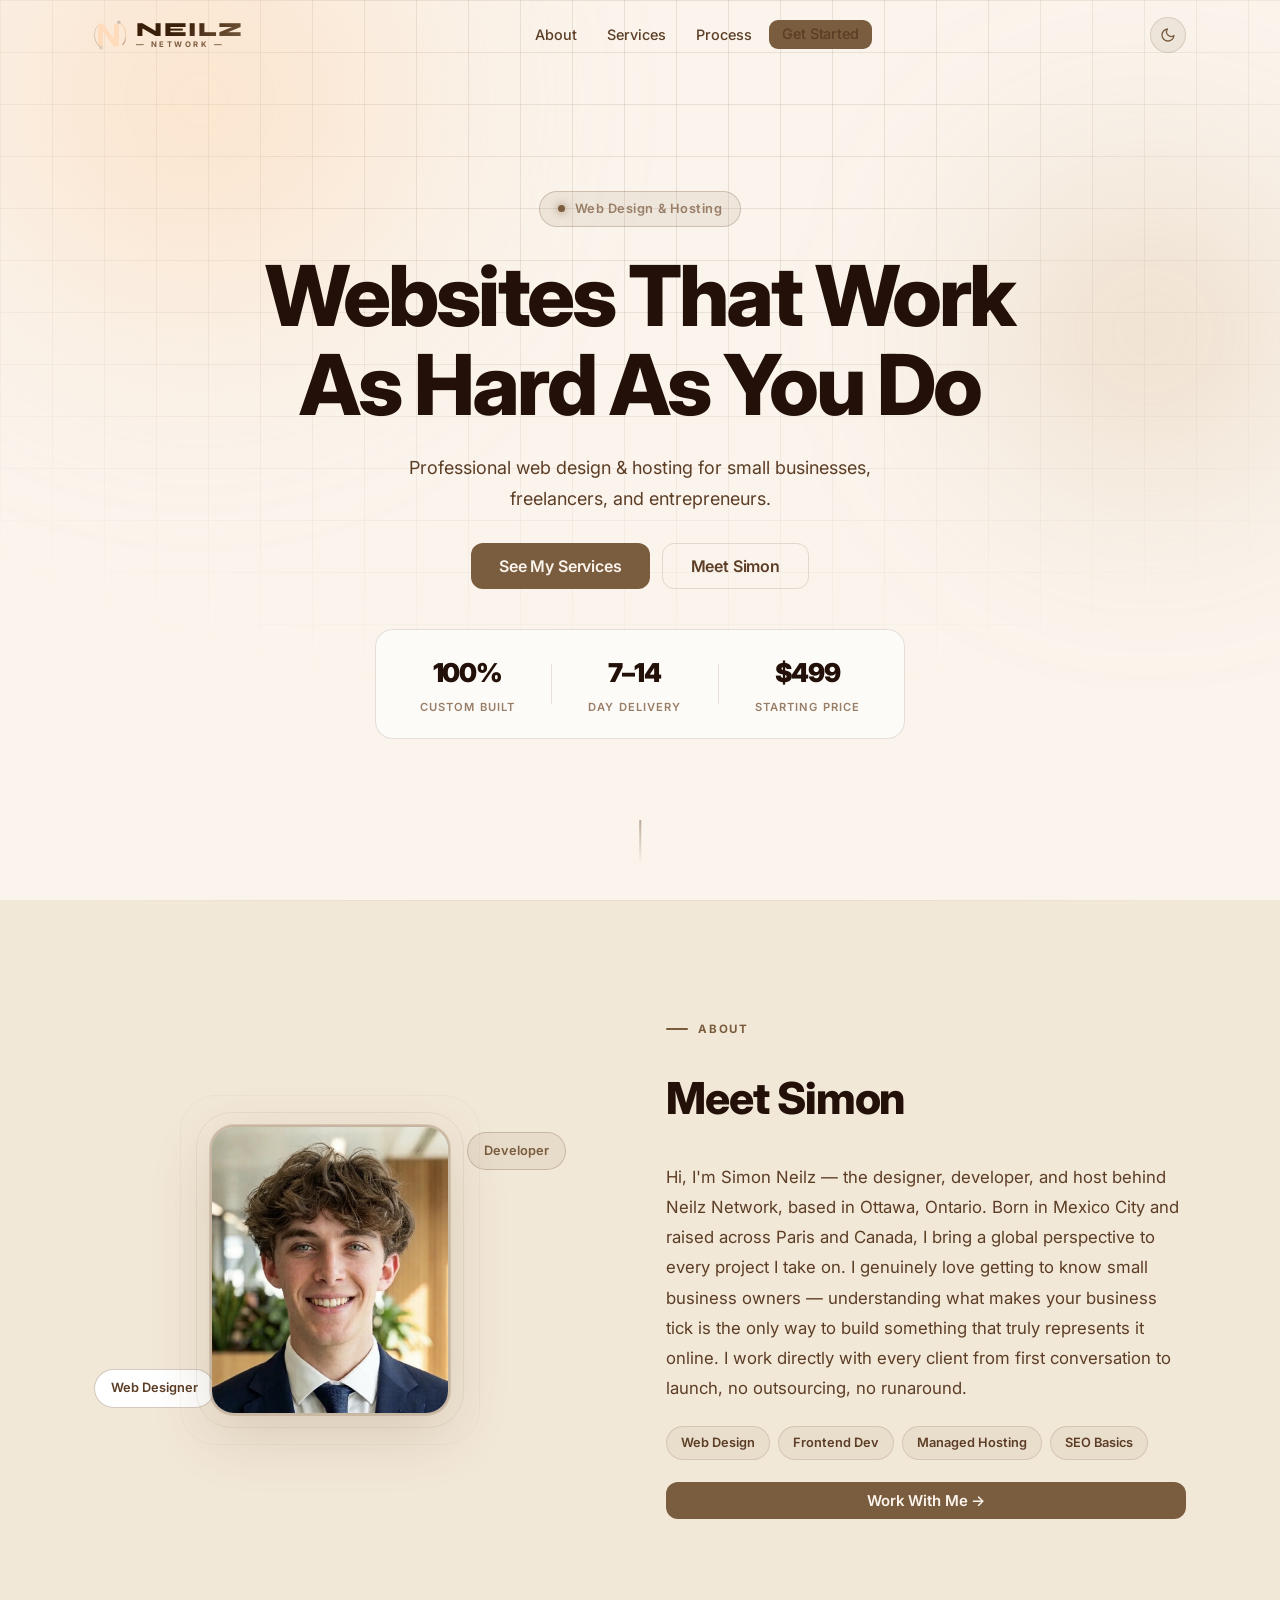
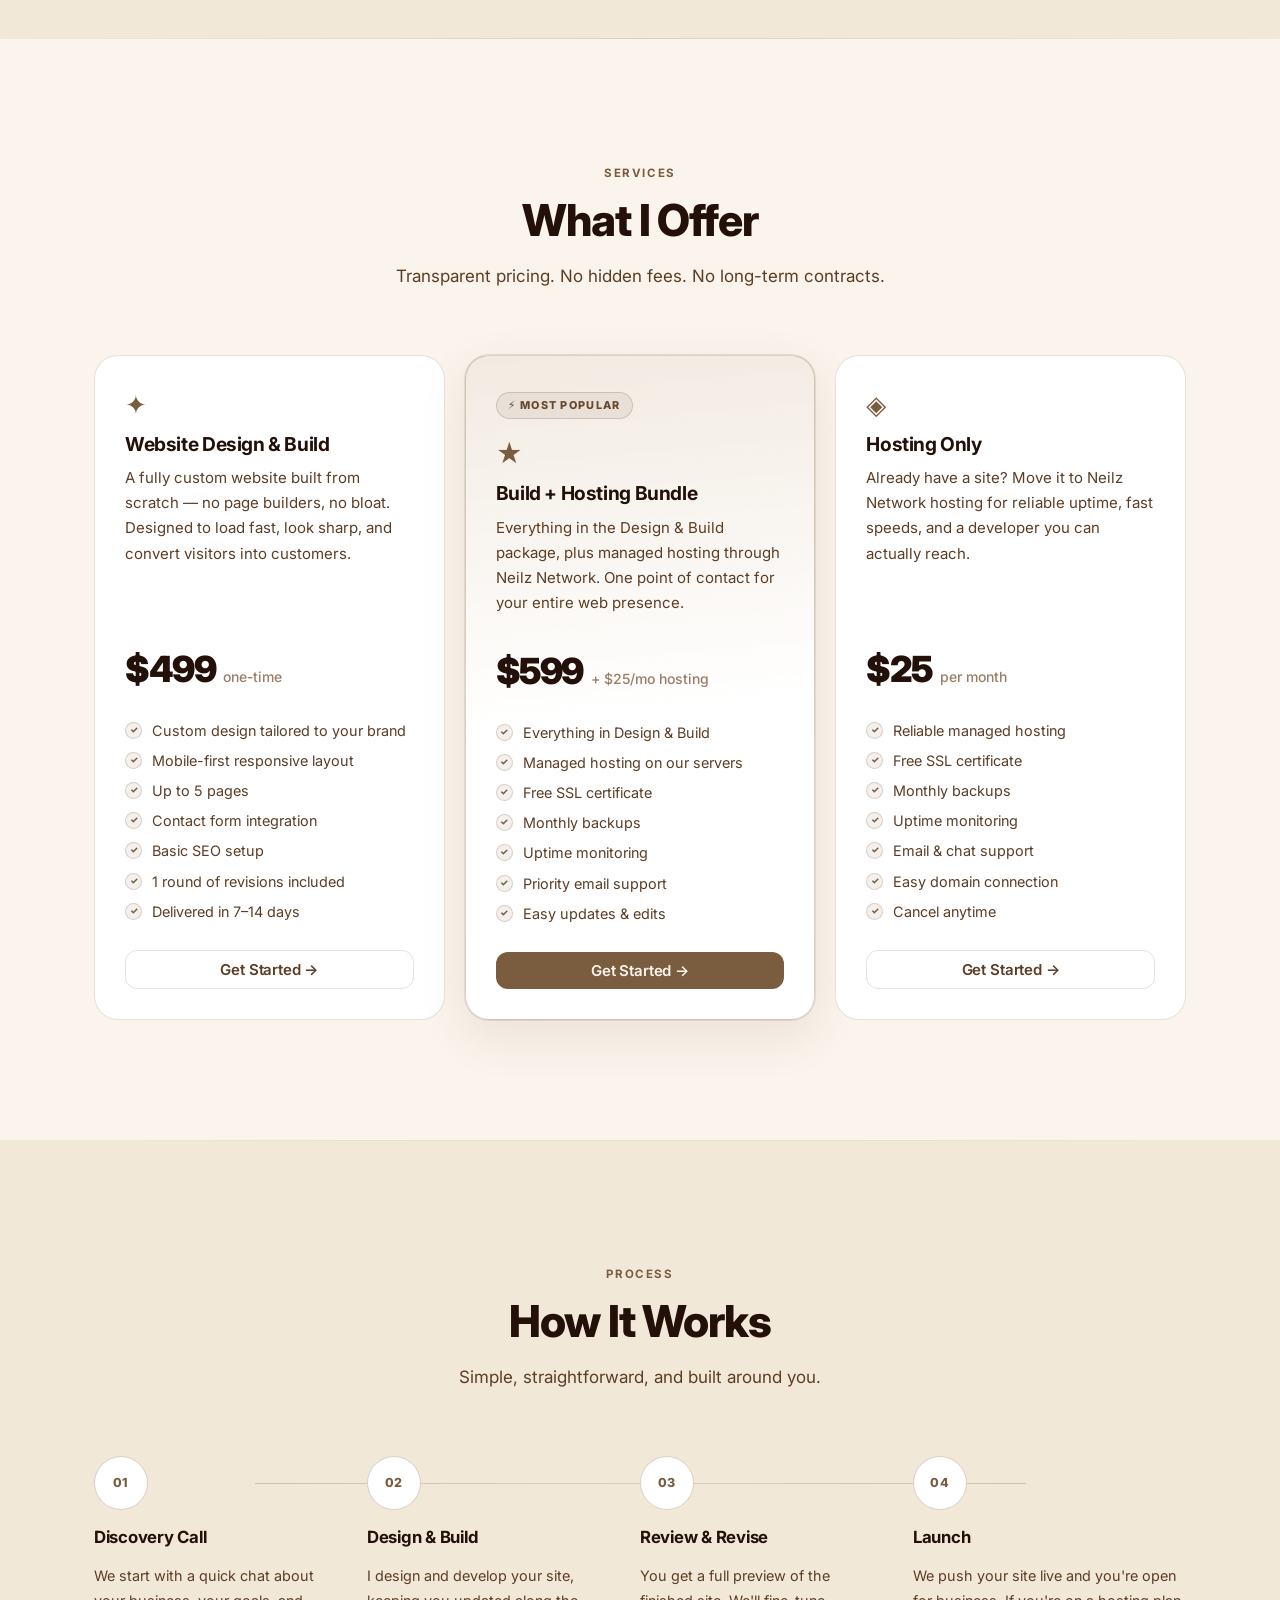
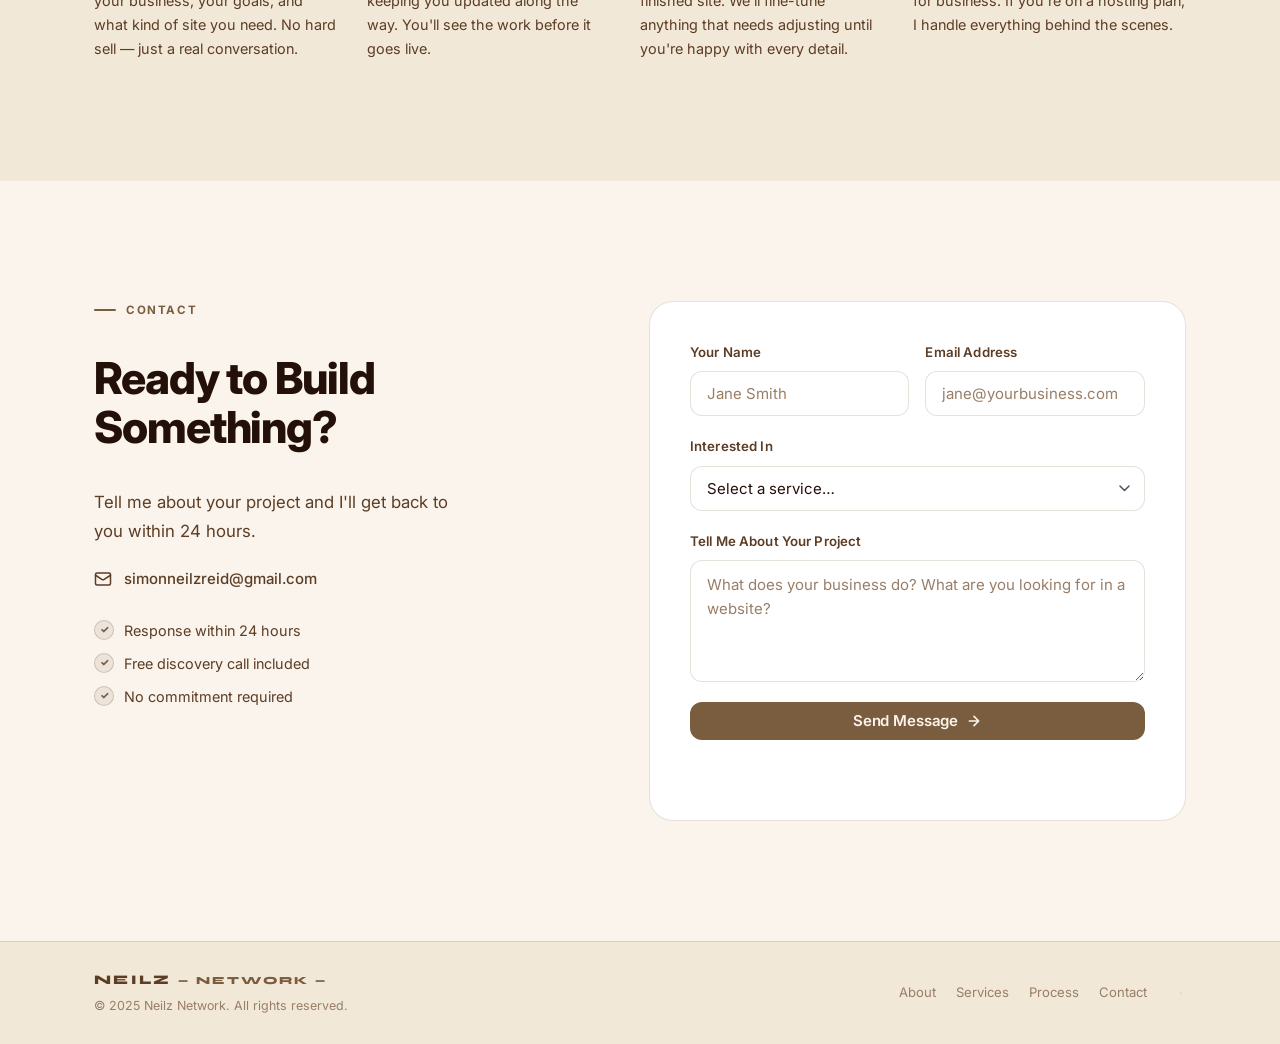
<file: index.html>
<!DOCTYPE html>
<html lang="en">
<head>
  <meta charset="UTF-8">
  <meta name="viewport" content="width=device-width, initial-scale=1.0">
  <title>Neilz Network — Professional Web Design &amp; Hosting</title>
  <meta name="description" content="Professional web design and hosting for small businesses, freelancers, and entrepreneurs. Sites that work as hard as you do.">
  <link rel="preconnect" href="https://fonts.googleapis.com">
  <link rel="preconnect" href="https://fonts.gstatic.com" crossorigin>
  <link href="https://fonts.googleapis.com/css2?family=Inter:wght@400;500;600;700;800;900&family=Syne:wght@700;800&display=swap" rel="stylesheet">
  <link rel="stylesheet" href="css/style.css">
</head>
<body>

  <!-- ── NAV ── -->
  <nav class="nav" id="nav">
    <div class="container nav__inner">
      <a href="#" class="nav__logo">
        <svg class="logo-icon" viewBox="0 0 80 80" fill="none" xmlns="http://www.w3.org/2000/svg" aria-hidden="true">
          <defs>
            <linearGradient id="arcG" x1="65" y1="8" x2="20" y2="72" gradientUnits="userSpaceOnUse">
              <stop offset="0%" stop-color="#FFDBBB"/>
              <stop offset="100%" stop-color="#997E67"/>
            </linearGradient>
          </defs>
          <path d="M10 68 L10 12 L23 12 L50 50 L50 12 L62 12 L62 68 L49 68 L22 30 L22 68 Z" fill="#FFDBBB"/>
          <path d="M62 8 A38 38 0 0 1 72 64" stroke="url(#arcG)" stroke-width="3.5" stroke-linecap="round"/>
          <path d="M8 18 A38 38 0 0 0 18 72" stroke="url(#arcG)" stroke-width="2" stroke-linecap="round" opacity="0.5"/>
          <circle cx="62" cy="8"  r="4.5" fill="#CCBEB1"/>
          <circle cx="18" cy="72" r="3.5" fill="none" stroke="#CCBEB1" stroke-width="2"/>
        </svg>
        <div class="logo-wordmark">
          <span class="logo-text">NEILZ</span>
          <span class="logo-sub">— NETWORK —</span>
        </div>
      </a>
      <ul class="nav__links" id="nav-links">
        <!-- populated by main.js from navLinks JSON -->
        <li><a href="#about">About</a></li>
        <li><a href="#services">Services</a></li>
        <li><a href="#process">Process</a></li>
        <li><a href="#contact" class="btn btn--sm btn--primary">Get Started</a></li>
      </ul>
      <button class="nav__theme-toggle" id="theme-toggle" aria-label="Toggle dark mode">
        <svg class="icon-moon" width="16" height="16" viewBox="0 0 24 24" fill="none" stroke="currentColor" stroke-width="2" stroke-linecap="round" stroke-linejoin="round" aria-hidden="true"><path d="M21 12.79A9 9 0 1 1 11.21 3 7 7 0 0 0 21 12.79z"/></svg>
        <svg class="icon-sun"  width="16" height="16" viewBox="0 0 24 24" fill="none" stroke="currentColor" stroke-width="2" stroke-linecap="round" stroke-linejoin="round" aria-hidden="true"><circle cx="12" cy="12" r="4"/><path d="M12 2v2M12 20v2M4.93 4.93l1.41 1.41M17.66 17.66l1.41 1.41M2 12h2M20 12h2M4.93 19.07l1.41-1.41M17.66 6.34l1.41-1.41"/></svg>
      </button>
      <button class="nav__hamburger" id="hamburger" aria-label="Open menu" aria-expanded="false">
        <span></span><span></span><span></span>
      </button>
    </div>
  </nav>

  <!-- ── HERO ── -->
  <section class="hero" id="hero">
    <div class="hero__bg">
      <div class="hero__grid"></div>
      <div class="hero__orb hero__orb--1"></div>
      <div class="hero__orb hero__orb--2"></div>
    </div>
    <div class="container hero__inner">
      <div class="hero__badge">
        <span class="hero__badge-dot"></span>
        Web Design &amp; Hosting
      </div>
      <h1 class="hero__headline" id="hero-headline">
        Websites That Work<br>As Hard As You Do
      </h1>
      <p class="hero__sub" id="hero-sub">
        Professional web design &amp; hosting for small businesses, freelancers, and entrepreneurs.
      </p>
      <div class="hero__ctas">
        <a href="#services" class="btn btn--primary btn--lg" id="hero-cta">See My Services</a>
        <a href="#about"    class="btn btn--ghost  btn--lg" id="hero-meet-btn">Meet Simon</a>
      </div>
      <div class="hero__stats" id="hero-stats">
        <!-- populated by main.js -->
      </div>
    </div>
    <div class="hero__scroll-indicator" aria-hidden="true"><span></span></div>
  </section>

  <!-- ── ABOUT ── -->
  <section class="about section" id="about">
    <div class="container about__inner">
      <div class="about__visual">
        <div class="about__avatar-wrap">
          <div class="about__avatar">
            <img
              src="assets/simon.jpg"
              alt="Simon Neilz — Neilz Network"
              class="about__photo"
              id="about-photo"
              onerror="this.style.display='none';document.getElementById('about-initials').style.display='flex';"
            >
            <span class="about__initials" id="about-initials" style="display:none;">SN</span>
          </div>
          <div class="about__avatar-ring about__avatar-ring--1"></div>
          <div class="about__avatar-ring about__avatar-ring--2"></div>
        </div>
        <div class="about__tag about__tag--1">Web Designer</div>
        <div class="about__tag about__tag--2">Developer</div>
      </div>
      <div class="about__content">
        <div class="section-label">About</div>
        <h2 class="section-title" id="about-title">Meet Simon</h2>
        <p class="about__text" id="about-text">
          Hi, I'm Simon Neilz — the designer, developer, and host behind Neilz Network.
        </p>
        <div class="about__skills">
          <span class="skill-tag">Web Design</span>
          <span class="skill-tag">Frontend Dev</span>
          <span class="skill-tag">Managed Hosting</span>
          <span class="skill-tag">SEO Basics</span>
        </div>
        <a href="#contact" class="btn btn--primary">Work With Me →</a>
      </div>
    </div>
  </section>

  <!-- ── SERVICES ── -->
  <section class="services section" id="services">
    <div class="container">
      <div class="section-header">
        <div class="section-label">Services</div>
        <h2 class="section-title">What I Offer</h2>
        <p class="section-sub">Transparent pricing. No hidden fees. No long-term contracts.</p>
      </div>
      <div class="services__grid" id="services-grid">
        <!-- populated by main.js -->
      </div>
    </div>
  </section>

  <!-- ── PROCESS ── -->
  <section class="process section" id="process">
    <div class="container">
      <div class="section-header">
        <div class="section-label">Process</div>
        <h2 class="section-title">How It Works</h2>
        <p class="section-sub">Simple, straightforward, and built around you.</p>
      </div>
      <div class="process__steps" id="process-steps">
        <!-- populated by main.js -->
      </div>
    </div>
  </section>

  <!-- ── CONTACT ── -->
  <section class="contact section" id="contact">
    <div class="container contact__inner">
      <div class="contact__content">
        <div class="section-label">Contact</div>
        <h2 class="section-title" id="contact-title">Ready to Build<br>Something?</h2>
        <p class="contact__sub" id="contact-sub">Tell me about your project and I'll get back to you within 24 hours.</p>
        <div class="contact__details">
          <a href="mailto:simonneilzreid@gmail.com" class="contact__email" id="contact-email">
            <svg width="18" height="18" viewBox="0 0 24 24" fill="none" stroke="currentColor" stroke-width="2" stroke-linecap="round" stroke-linejoin="round" aria-hidden="true">
              <rect x="2" y="4" width="20" height="16" rx="2"/>
              <path d="m22 7-8.97 5.7a1.94 1.94 0 0 1-2.06 0L2 7"/>
            </svg>
            <span id="contact-email-text">simonneilzreid@gmail.com</span>
          </a>
        </div>
        <div class="contact__promise" id="promise-list">
          <!-- populated by main.js -->
        </div>
      </div>
      <form class="contact__form" id="contact-form" action="https://formspree.io/f/simonneilzreid@gmail.com" method="POST" novalidate>
        <div class="form-row">
          <div class="form-group">
            <label for="contact-name">Your Name</label>
            <input type="text" id="contact-name" name="name" placeholder="Jane Smith" required autocomplete="name">
          </div>
          <div class="form-group">
            <label for="contact-email-field">Email Address</label>
            <input type="email" id="contact-email-field" name="email" placeholder="jane@yourbusiness.com" required autocomplete="email">
          </div>
        </div>
        <div class="form-group">
          <label for="contact-service">Interested In</label>
          <select id="contact-service" name="service">
            <option value="">Select a service…</option>
          </select>
        </div>
        <div class="form-group">
          <label for="contact-message">Tell Me About Your Project</label>
          <textarea id="contact-message" name="message" rows="4" placeholder="What does your business do? What are you looking for in a website?"></textarea>
        </div>
        <button type="submit" class="btn btn--primary btn--full">
          Send Message
          <svg width="16" height="16" viewBox="0 0 24 24" fill="none" stroke="currentColor" stroke-width="2.5" stroke-linecap="round" stroke-linejoin="round" aria-hidden="true"><path d="M5 12h14M12 5l7 7-7 7"/></svg>
        </button>
        <p class="form-note" id="form-note" role="status" aria-live="polite"></p>
      </form>
    </div>
  </section>

  <!-- ── FOOTER ── -->
  <footer class="footer">
    <div class="container footer__inner">
      <div class="footer__left">
        <span class="footer__logo">NEILZ <span style="color:var(--accent);letter-spacing:0.22em;font-size:0.68rem;">— NETWORK —</span></span>
        <p class="footer__copy" id="footer-copy">© 2025 Neilz Network. All rights reserved.</p>
      </div>
      <div class="footer__right">
        <nav class="footer__nav" id="footer-nav" aria-label="Footer navigation">
          <a href="#about">About</a>
          <a href="#services">Services</a>
          <a href="#process">Process</a>
          <a href="#contact">Contact</a>
        </nav>
        <a href="admin/" class="footer__admin-link" tabindex="-1" aria-hidden="true">&middot;</a>
      </div>
    </div>
  </footer>

  <script src="js/main.js"></script>
</body>
</html>
</file>
<file: css/style.css>
/* ============================================================
   NEILZ NETWORK — Main Stylesheet
   ============================================================ */

/* --- Reset & Base --- */
*, *::before, *::after { box-sizing: border-box; margin: 0; padding: 0; }

:root {
  /* ── Neutral Elegance Light — warm cream & espresso ── */
  --bg:           #FAF4EC;   /* warm cream */
  --surface:      #F2E8D8;   /* toasted linen */
  --card:         #FFFFFF;   /* white cards */
  --card-hover:   #FEF9F3;   /* soft hover */
  --border:       rgba(122, 92, 62, 0.18);
  --border-hi:    rgba(122, 92, 62, 0.32);

  --accent:       #7A5C3E;   /* rich walnut — readable on cream */
  --accent-light: #997E67;   /* medium walnut */
  --accent-dim:   rgba(122, 92, 62, 0.09);
  --accent-glow:  rgba(122, 92, 62, 0.20);
  --accent-border:rgba(122, 92, 62, 0.28);

  --gold:         #664930;   /* espresso — badge text */
  --gold-dim:     rgba(102, 73, 48, 0.08);
  --gold-border:  rgba(102, 73, 48, 0.20);

  --green:        #6b8f5e;
  --red:          #b85a45;

  --text:         #231008;   /* near-black espresso */
  --text-muted:   #5C3D25;   /* rich espresso brown */
  --text-dim:     #997E67;   /* walnut — hints/placeholders */

  /* ── Theme-computed (override in dark) ── */
  --nav-bg:            rgba(250, 244, 236, 0.95);
  --nav-mobile-bg:     rgba(250, 244, 236, 0.98);
  --nav-hover-bg:      rgba(122, 92, 62, 0.08);
  --ghost-hover-bg:    rgba(122, 92, 62, 0.07);
  --grid-color:        rgba(122, 92, 62, 0.13);
  --orb1-color:        rgba(255, 200, 150, 0.45);
  --orb2-color:        rgba(204, 158, 110, 0.35);
  --stats-bg:          rgba(255, 255, 255, 0.65);
  --logo-from:         #3a1f0a;
  --logo-to:           #7A5C3E;
  --avatar-shadow:     rgba(100, 65, 30, 0.18);
  --card-shadow:       rgba(100, 65, 30, 0.14);
  --skill-bg:          rgba(122, 92, 62, 0.07);
  --check-bg:          rgba(122, 92, 62, 0.10);
  --check-border:      rgba(122, 92, 62, 0.25);
  --input-bg:          #FFFFFF;
  --input-focus-bg:    rgba(255, 255, 255, 0.95);
  --primary-text:      #FAF4EC;
  --primary-hover-bg:  #664930;

  --radius:       12px;
  --radius-lg:    18px;
  --radius-xl:    24px;
  --radius-full:  9999px;

  --ease:         cubic-bezier(0.25, 0.46, 0.45, 0.94);
  --t:            0.2s;
  --t-slow:       0.4s;

  --nav-h:        70px;
  --max-w:        1140px;
}

/* ── Dark theme overrides ── */
[data-theme="dark"] {
  --bg:                #100a06;
  --surface:           #181009;
  --card:              #20150d;
  --card-hover:        #2a1c12;
  --border:            rgba(204, 190, 177, 0.10);
  --border-hi:         rgba(204, 190, 177, 0.20);
  --accent:            #997E67;
  --accent-light:      #CCBEB1;
  --accent-dim:        rgba(153, 126, 103, 0.15);
  --accent-glow:       rgba(153, 126, 103, 0.28);
  --accent-border:     rgba(153, 126, 103, 0.45);
  --gold:              #FFDBBB;
  --gold-dim:          rgba(255, 219, 187, 0.12);
  --gold-border:       rgba(255, 219, 187, 0.30);
  --text:              #FFDBBB;
  --text-muted:        #CCBEB1;
  --text-dim:          #664930;
  /* computed */
  --nav-bg:            rgba(16, 10, 6, 0.92);
  --nav-mobile-bg:     rgba(16, 10, 6, 0.97);
  --nav-hover-bg:      rgba(255, 255, 255, 0.05);
  --ghost-hover-bg:    rgba(255, 255, 255, 0.04);
  --grid-color:        rgba(153, 126, 103, 0.09);
  --orb1-color:        rgba(153, 126, 103, 0.22);
  --orb2-color:        rgba(102, 73, 48, 0.40);
  --stats-bg:          rgba(255, 255, 255, 0.03);
  --logo-from:         #f4ead8;
  --logo-to:           #CCBEB1;
  --avatar-shadow:     rgba(0, 0, 0, 0.50);
  --card-shadow:       rgba(0, 0, 0, 0.50);
  --skill-bg:          rgba(255, 255, 255, 0.04);
  --check-bg:          rgba(204, 190, 177, 0.12);
  --check-border:      rgba(204, 190, 177, 0.30);
  --input-bg:          #20150d;
  --input-focus-bg:    rgba(16, 10, 6, 0.80);
  --primary-text:      #FFDBBB;
  --primary-hover-bg:  #CCBEB1;
}

html { scroll-behavior: smooth; font-size: 16px; }

/* ── Smooth light/dark transition ── */
body,
.nav, .nav__inner, .nav__links,
.hero, .hero__bg, .hero__stats,
.about, .about__avatar, .about__avatar-wrap,
.services, .service-card,
.process, .process-step,
.contact, .contact__form,
.footer,
.btn, .skill-tag, .feature-item,
.form-group input, .form-group select, .form-group textarea {
  transition:
    background-color 0.35s ease,
    background     0.35s ease,
    color          0.35s ease,
    border-color   0.35s ease,
    box-shadow     0.35s ease;
}

body {
  font-family: 'Inter', system-ui, -apple-system, sans-serif;
  background: var(--bg);
  color: var(--text);
  line-height: 1.6;
  overflow-x: hidden;
  -webkit-font-smoothing: antialiased;
  -moz-osx-font-smoothing: grayscale;
}

h1, h2, h3 {
  line-height: 1.12;
  font-weight: 800;
  letter-spacing: -0.025em;
  color: var(--text);
}

p { color: var(--text-muted); }
a { color: inherit; text-decoration: none; }
ul { list-style: none; }
input, select, textarea, button { font-family: inherit; }
img { display: block; max-width: 100%; }

/* --- Layout --- */
.container {
  max-width: var(--max-w);
  margin: 0 auto;
  padding: 0 24px;
}

.section { padding: 120px 0; }

/* --- Section labels & headings --- */
.section-label {
  display: inline-flex;
  align-items: center;
  gap: 10px;
  font-size: 0.72rem;
  font-weight: 700;
  letter-spacing: 0.14em;
  text-transform: uppercase;
  color: var(--accent);
  margin-bottom: 14px;
}

.section-label::before {
  content: '';
  display: block;
  width: 22px;
  height: 2px;
  background: var(--accent);
  border-radius: 2px;
  flex-shrink: 0;
}

.section-title {
  font-size: clamp(2rem, 4vw, 2.75rem);
  margin-bottom: 16px;
}

.section-sub {
  font-size: 1.0625rem;
  color: var(--text-muted);
  max-width: 500px;
  line-height: 1.7;
}

.section-header {
  text-align: center;
  margin-bottom: 64px;
}

.section-header .section-label {
  justify-content: center;
}

.section-header .section-label::before { display: none; }
.section-header .section-sub { margin: 0 auto; }

/* ============================================================
   BUTTONS
   ============================================================ */
.btn {
  display: inline-flex;
  align-items: center;
  justify-content: center;
  gap: 8px;
  font-weight: 600;
  font-size: 0.9375rem;
  letter-spacing: -0.01em;
  border: none;
  border-radius: var(--radius);
  padding: 11px 22px;
  cursor: pointer;
  transition: background var(--t) var(--ease),
              color var(--t) var(--ease),
              border-color var(--t) var(--ease),
              box-shadow var(--t) var(--ease),
              transform var(--t) var(--ease);
  white-space: nowrap;
  text-decoration: none;
  line-height: 1;
}

.btn--sm  { padding: 8px 16px; font-size: 0.85rem; border-radius: 9px; }
.btn--lg  { padding: 14px 28px; font-size: 1rem; }
.btn--full { width: 100%; }

.btn--primary {
  background: var(--accent);
  color: var(--primary-text);
}
.btn--primary:hover {
  background: var(--primary-hover-bg);
  box-shadow: 0 0 28px var(--accent-glow);
  transform: translateY(-1px);
}
.btn--primary:active { transform: translateY(0); }

.btn--ghost {
  background: transparent;
  color: var(--text-muted);
  border: 1px solid var(--border);
}
.btn--ghost:hover {
  color: var(--text);
  border-color: var(--border-hi);
  background: var(--ghost-hover-bg);
}

/* ============================================================
   NAV
   ============================================================ */
.nav {
  position: fixed;
  inset: 0 0 auto 0;
  z-index: 200;
  height: var(--nav-h);
  transition: background var(--t-slow), backdrop-filter var(--t-slow), border-color var(--t-slow);
  border-bottom: 1px solid transparent;
}

.nav.scrolled {
  background: var(--nav-bg);
  backdrop-filter: blur(20px) saturate(1.4);
  -webkit-backdrop-filter: blur(20px) saturate(1.4);
  border-bottom-color: var(--border);
}

.nav__inner {
  display: flex;
  align-items: center;
  justify-content: space-between;
  height: 100%;
}

.nav__logo {
  display: flex;
  align-items: center;
  gap: 10px;
  text-decoration: none;
  flex-shrink: 0;
}

/* Logo icon mark — inline SVG sized by CSS */
.logo-icon {
  width: 32px;
  height: 32px;
  flex-shrink: 0;
}

.logo-wordmark {
  display: flex;
  flex-direction: column;
  align-items: flex-start;
  gap: 1px;
  line-height: 1;
}

.logo-text {
  font-family: 'Syne', sans-serif;
  font-size: 1.25rem;
  font-weight: 800;
  letter-spacing: 0.08em;
  background: linear-gradient(135deg, var(--logo-from) 40%, var(--logo-to) 100%);
  -webkit-background-clip: text;
  -webkit-text-fill-color: transparent;
  background-clip: text;
}

.logo-sub {
  font-size: 0.48rem;
  font-weight: 700;
  letter-spacing: 0.32em;
  text-transform: uppercase;
  color: var(--accent);
  -webkit-text-fill-color: var(--accent);
}

.nav__links {
  display: flex;
  align-items: center;
  gap: 4px;
}

.nav__links a {
  font-size: 0.9rem;
  font-weight: 500;
  color: var(--text-muted);
  padding: 7px 13px;
  border-radius: 9px;
  transition: color var(--t), background var(--t);
}

.nav__links a:not(.btn):hover {
  color: var(--text);
  background: var(--nav-hover-bg);
}

/* Theme toggle button */
.nav__theme-toggle {
  display: flex;
  align-items: center;
  justify-content: center;
  width: 36px;
  height: 36px;
  border: 1px solid var(--border);
  border-radius: 50%;
  background: var(--accent-dim);
  cursor: pointer;
  color: var(--accent);
  transition: background var(--t), border-color var(--t), transform var(--t);
  flex-shrink: 0;
}
.nav__theme-toggle:hover {
  background: var(--accent-border);
  border-color: var(--accent-border);
  transform: rotate(15deg) scale(1.08);
}
.nav__theme-toggle svg { pointer-events: none; }

/* Show/hide sun vs moon based on current theme */
.nav__theme-toggle .icon-sun  { display: none; }
.nav__theme-toggle .icon-moon { display: block; }
[data-theme="dark"] .nav__theme-toggle .icon-sun  { display: block; }
[data-theme="dark"] .nav__theme-toggle .icon-moon { display: none; }

.nav__hamburger {
  display: none;
  flex-direction: column;
  gap: 5px;
  background: none;
  border: none;
  cursor: pointer;
  padding: 6px;
  border-radius: 8px;
}

.nav__hamburger span {
  display: block;
  width: 22px;
  height: 2px;
  background: var(--text-muted);
  border-radius: 2px;
  transition: transform var(--t), opacity var(--t);
}

.nav__hamburger.open span:nth-child(1) { transform: translateY(7px) rotate(45deg); }
.nav__hamburger.open span:nth-child(2) { opacity: 0; }
.nav__hamburger.open span:nth-child(3) { transform: translateY(-7px) rotate(-45deg); }

/* Mobile nav drawer — top-left card */
.nav__links.mobile-open {
  display: flex;
  flex-direction: column;
  align-items: stretch;
  position: fixed;
  top: calc(var(--nav-h) + 8px);
  left: 12px;
  right: auto;
  width: 220px;
  background: var(--nav-mobile-bg);
  -webkit-backdrop-filter: blur(28px) saturate(1.5);
  backdrop-filter: blur(28px) saturate(1.5);
  border: 1px solid var(--border);
  border-radius: 16px;
  padding: 8px;
  gap: 2px;
  box-shadow: 0 8px 32px rgba(0, 0, 0, 0.18), 0 2px 8px rgba(0, 0, 0, 0.08);
  z-index: 199;
  -webkit-transform-origin: top left;
  transform-origin: top left;
  -webkit-animation: mobileMenuIn 0.22s cubic-bezier(0.25, 0.46, 0.45, 0.94) both;
  animation: mobileMenuIn 0.22s cubic-bezier(0.25, 0.46, 0.45, 0.94) both;
}

@-webkit-keyframes mobileMenuIn {
  from { opacity: 0; -webkit-transform: translateY(-6px) scale(0.97); transform: translateY(-6px) scale(0.97); }
  to   { opacity: 1; -webkit-transform: translateY(0)    scale(1);    transform: translateY(0)    scale(1); }
}
@keyframes mobileMenuIn {
  from { opacity: 0; transform: translateY(-6px) scale(0.97); }
  to   { opacity: 1; transform: translateY(0)    scale(1); }
}

.nav__links.mobile-open a {
  padding: 11px 14px;
  font-size: 0.95rem;
  border-radius: 10px;
}

.nav__links.mobile-open a.btn {
  margin-top: 4px;
  text-align: center;
  justify-content: center;
}

/* ============================================================
   HERO
   ============================================================ */
.hero {
  position: relative;
  min-height: 100vh;
  display: flex;
  align-items: center;
  padding: calc(var(--nav-h) + 60px) 0 100px;
  overflow: hidden;
}

/* Background layers */
.hero__bg { position: absolute; inset: 0; z-index: 0; pointer-events: none; }

.hero__grid {
  position: absolute;
  inset: 0;
  background-image:
    linear-gradient(var(--grid-color) 1px, transparent 1px),
    linear-gradient(90deg, var(--grid-color) 1px, transparent 1px);
  background-size: 52px 52px;
  mask-image: radial-gradient(ellipse 80% 70% at 50% 10%, black 30%, transparent 100%);
  -webkit-mask-image: radial-gradient(ellipse 80% 70% at 50% 10%, black 30%, transparent 100%);
}

.hero__orb {
  position: absolute;
  border-radius: 50%;
  filter: blur(90px);
  pointer-events: none;
}

.hero__orb--1 {
  width: 700px;
  height: 700px;
  background: radial-gradient(circle, var(--orb1-color), transparent 65%);
  top: -250px;
  left: -150px;
  animation: orbFloat1 18s ease-in-out infinite;
}

.hero__orb--2 {
  width: 500px;
  height: 500px;
  background: radial-gradient(circle, var(--orb2-color), transparent 65%);
  top: 80px;
  right: -120px;
  animation: orbFloat2 22s ease-in-out infinite;
}

@keyframes orbFloat1 {
  0%, 100% { transform: translate(0, 0) scale(1); }
  50% { transform: translate(40px, 30px) scale(1.05); }
}

@keyframes orbFloat2 {
  0%, 100% { transform: translate(0, 0) scale(1); }
  50% { transform: translate(-30px, 20px) scale(0.95); }
}

/* Hero content */
.hero__inner {
  position: relative;
  z-index: 1;
  display: flex;
  flex-direction: column;
  align-items: center;
  text-align: center;
  gap: 24px;
}

.hero__badge {
  display: inline-flex;
  align-items: center;
  gap: 10px;
  background: var(--accent-dim);
  border: 1px solid var(--accent-border);
  color: var(--accent-light);
  font-size: 0.8rem;
  font-weight: 600;
  letter-spacing: 0.04em;
  padding: 7px 18px;
  border-radius: var(--radius-full);
  animation: fadeSlideDown 0.6s var(--ease) both;
}

.hero__badge-dot {
  width: 7px;
  height: 7px;
  border-radius: 50%;
  background: var(--accent);
  box-shadow: 0 0 10px var(--accent);
  flex-shrink: 0;
  animation: pulse 2.5s ease infinite;
}

@keyframes pulse {
  0%, 100% { opacity: 1; transform: scale(1); }
  50% { opacity: 0.4; transform: scale(0.75); }
}

.hero__headline {
  font-size: clamp(2.8rem, 7.5vw, 5.25rem);
  letter-spacing: -0.035em;
  line-height: 1.06;
  max-width: 840px;
  animation: fadeSlideDown 0.7s var(--ease) 0.1s both;
}

.hero__sub {
  font-size: 1.125rem;
  color: var(--text-muted);
  max-width: 480px;
  line-height: 1.72;
  animation: fadeSlideDown 0.7s var(--ease) 0.2s both;
}

.hero__ctas {
  display: flex;
  gap: 12px;
  flex-wrap: wrap;
  justify-content: center;
  margin-top: 4px;
  animation: fadeSlideDown 0.7s var(--ease) 0.3s both;
}

.hero__stats {
  display: flex;
  align-items: center;
  gap: 36px;
  margin-top: 16px;
  padding: 22px 44px;
  background: var(--stats-bg);
  border: 1px solid var(--border);
  border-radius: var(--radius-lg);
  animation: fadeSlideDown 0.7s var(--ease) 0.4s both;
}

.stat { text-align: center; }

.stat__num {
  display: block;
  font-size: 1.625rem;
  font-weight: 900;
  color: var(--text);
  letter-spacing: -0.04em;
}

.stat__label {
  display: block;
  font-size: 0.7rem;
  font-weight: 600;
  color: var(--text-dim);
  text-transform: uppercase;
  letter-spacing: 0.1em;
  margin-top: 5px;
}

.stat__divider {
  width: 1px;
  height: 40px;
  background: var(--border);
  flex-shrink: 0;
}

.hero__scroll-indicator {
  position: absolute;
  bottom: 36px;
  left: 50%;
  transform: translateX(-50%);
  display: flex;
  flex-direction: column;
  align-items: center;
  opacity: 0.5;
}

.hero__scroll-indicator span {
  display: block;
  width: 1.5px;
  height: 44px;
  background: linear-gradient(to bottom, var(--accent), transparent);
  animation: scrollDrop 2.2s ease infinite;
}

@keyframes scrollDrop {
  0%   { transform: scaleY(0); transform-origin: top; opacity: 1; }
  45%  { transform: scaleY(1); transform-origin: top; opacity: 1; }
  55%  { transform: scaleY(1); transform-origin: bottom; opacity: 1; }
  100% { transform: scaleY(0); transform-origin: bottom; opacity: 0; }
}

@keyframes fadeSlideDown {
  from { opacity: 0; transform: translateY(18px); }
  to   { opacity: 1; transform: translateY(0); }
}

/* ============================================================
   ABOUT
   ============================================================ */
.about {
  background: var(--surface);
  position: relative;
  overflow: hidden;
}

.about::before, .about::after {
  content: '';
  position: absolute;
  left: 0; right: 0;
  height: 1px;
}
.about::before { top: 0; background: linear-gradient(90deg, transparent, var(--accent-dim), transparent); }
.about::after  { bottom: 0; background: linear-gradient(90deg, transparent, var(--border), transparent); }

.about__inner {
  display: grid;
  grid-template-columns: 1fr 1.1fr;
  gap: 100px;
  align-items: center;
}

.about__visual {
  position: relative;
  display: flex;
  align-items: center;
  justify-content: center;
  height: 340px;
}

.about__avatar-wrap {
  position: relative;
  display: flex;
  align-items: center;
  justify-content: center;
}

.about__avatar {
  width: 240px;
  height: 290px;
  border-radius: 24px;
  background: linear-gradient(135deg, var(--accent-dim), rgba(122, 92, 62, 0.12));
  border: 2px solid var(--accent-border);
  display: flex;
  align-items: center;
  justify-content: center;
  position: relative;
  z-index: 2;
  overflow: hidden;
  box-shadow: 0 20px 60px var(--avatar-shadow), 0 0 0 1px rgba(122, 92, 62, 0.20);
}

.about__photo {
  width: 100%;
  height: 100%;
  object-fit: cover;
  object-position: center top;
  display: block;
  transition: transform 0.5s ease;
}

.about__avatar:hover .about__photo {
  transform: scale(1.03);
}

.about__initials {
  font-size: 3.25rem;
  font-weight: 900;
  color: var(--accent);
  letter-spacing: -0.02em;
  opacity: 0.85;
}

.about__avatar-ring {
  position: absolute;
  border-radius: 36px;
  border: 1px solid var(--accent-border);
  z-index: 1;
}

.about__avatar-ring--1 {
  width: 268px;
  height: 316px;
  opacity: 0.35;
  animation: ringPulse 3s ease infinite;
}

.about__avatar-ring--2 {
  width: 300px;
  height: 350px;
  opacity: 0.15;
  animation: ringPulse 3s ease 1s infinite;
}

@keyframes ringPulse {
  0%, 100% { transform: scale(1); }
  50% { transform: scale(1.03); }
}

.about__tag {
  position: absolute;
  background: var(--card);
  border: 1px solid var(--border-hi);
  border-radius: 100px;
  padding: 8px 16px;
  font-size: 0.8rem;
  font-weight: 600;
  color: var(--text-muted);
  white-space: nowrap;
}

.about__tag--1 { bottom: 32px; left: 0; }
.about__tag--2 { top: 32px; right: 0; color: var(--accent); border-color: var(--accent-border); background: var(--accent-dim); }

.about__content {
  display: flex;
  flex-direction: column;
  gap: 22px;
}

.about__text {
  font-size: 1.05rem;
  line-height: 1.8;
  color: var(--text-muted);
}

.about__skills {
  display: flex;
  flex-wrap: wrap;
  gap: 8px;
}

.skill-tag {
  font-size: 0.8rem;
  font-weight: 600;
  color: var(--text-muted);
  background: var(--skill-bg);
  border: 1px solid var(--border);
  padding: 6px 14px;
  border-radius: var(--radius-full);
  transition: all var(--t);
}

.skill-tag:hover {
  color: var(--accent);
  border-color: var(--accent-border);
  background: var(--accent-dim);
}

/* ============================================================
   SERVICES
   ============================================================ */
.services { background: var(--bg); }

.services__grid {
  display: grid;
  grid-template-columns: repeat(3, 1fr);
  gap: 20px;
  align-items: stretch;
}

.service-card {
  background: var(--card);
  border: 1px solid var(--border);
  border-radius: var(--radius-xl);
  padding: 36px 30px 30px;
  display: flex;
  flex-direction: column;
  position: relative;
  overflow: hidden;
  transition: border-color var(--t-slow), box-shadow var(--t-slow), transform var(--t-slow);
}

.service-card::before {
  content: '';
  position: absolute;
  inset: 0;
  background: radial-gradient(circle at 50% 0%, var(--accent-dim), transparent 65%);
  opacity: 0;
  transition: opacity var(--t-slow);
  pointer-events: none;
}

.service-card:hover {
  border-color: var(--accent-border);
  transform: translateY(-6px);
  box-shadow: 0 24px 64px var(--card-shadow), 0 0 0 1px rgba(122, 92, 62, 0.15);
}

.service-card:hover::before { opacity: 1; }

.service-card--featured {
  border-color: var(--accent-border);
  background: linear-gradient(175deg, rgba(122, 92, 62, 0.06) 0%, var(--card) 55%);
  box-shadow: 0 0 0 1px rgba(122, 92, 62, 0.15), 0 16px 48px rgba(100, 65, 30, 0.10);
}

.service-card--featured:hover {
  box-shadow: 0 0 0 1px rgba(122, 92, 62, 0.35), 0 28px 80px rgba(122, 92, 62, 0.14);
}

.service-card__badge {
  display: inline-flex;
  align-items: center;
  gap: 6px;
  background: var(--gold-dim);
  border: 1px solid var(--gold-border);
  color: var(--gold);
  font-size: 0.68rem;
  font-weight: 800;
  letter-spacing: 0.12em;
  text-transform: uppercase;
  padding: 4px 11px;
  border-radius: var(--radius-full);
  margin-bottom: 22px;
  width: fit-content;
}

.service-card__icon {
  font-size: 1.625rem;
  color: var(--accent);
  margin-bottom: 16px;
  line-height: 1;
  display: block;
}

.service-card__name {
  font-size: 1.2rem;
  font-weight: 700;
  margin-bottom: 10px;
  letter-spacing: -0.02em;
}

.service-card__desc {
  font-size: 0.9375rem;
  color: var(--text-muted);
  line-height: 1.68;
  flex: 1;
}

.service-card__price {
  display: flex;
  align-items: baseline;
  flex-wrap: wrap;
  gap: 8px;
  margin: 28px 0 22px;
}

.price-main {
  font-size: 2.25rem;
  font-weight: 900;
  color: var(--text);
  letter-spacing: -0.04em;
}

.price-note {
  font-size: 0.875rem;
  color: var(--text-dim);
  font-weight: 500;
}

.service-card__features {
  display: flex;
  flex-direction: column;
  gap: 10px;
  margin-bottom: 28px;
}

.feature-item {
  display: flex;
  align-items: flex-start;
  gap: 10px;
  font-size: 0.9rem;
  color: var(--text-muted);
  line-height: 1.4;
}

.feature-check {
  display: flex;
  align-items: center;
  justify-content: center;
  width: 17px;
  height: 17px;
  min-width: 17px;
  background: var(--accent-dim);
  border: 1px solid rgba(153, 126, 103, 0.3);
  border-radius: 50%;
  font-size: 0.58rem;
  color: var(--accent);
  font-weight: 800;
  margin-top: 1px;
}

.service-card .btn {
  margin-top: auto;
}

/* ============================================================
   PROCESS
   ============================================================ */
.process {
  background: var(--surface);
  position: relative;
}

.process::before {
  content: '';
  position: absolute;
  top: 0; left: 0; right: 0;
  height: 1px;
  background: linear-gradient(90deg, transparent, var(--accent-dim), transparent);
}

.process__steps {
  display: grid;
  grid-template-columns: repeat(4, 1fr);
  gap: 0;
  position: relative;
}

.process__connector {
  position: absolute;
  top: 27px;
  left: calc(12.5% + 24px);
  right: calc(12.5% + 24px);
  height: 1px;
  background: linear-gradient(90deg, var(--accent-border), var(--border), var(--accent-border));
}

.process-step {
  padding: 0 28px 0 0;
  display: flex;
  flex-direction: column;
  gap: 18px;
}

.process-step:last-child { padding-right: 0; }

.process-step__num {
  width: 54px;
  height: 54px;
  border-radius: 50%;
  background: var(--card);
  border: 1px solid var(--accent-border);
  display: flex;
  align-items: center;
  justify-content: center;
  font-size: 0.78rem;
  font-weight: 800;
  letter-spacing: 0.06em;
  color: var(--accent);
  position: relative;
  z-index: 1;
  flex-shrink: 0;
  transition: background var(--t), box-shadow var(--t);
}

.process-step:hover .process-step__num {
  background: var(--accent-dim);
  box-shadow: 0 0 20px var(--accent-glow);
}

.process-step__title {
  font-size: 1.05rem;
  font-weight: 700;
  letter-spacing: -0.015em;
}

.process-step__desc {
  font-size: 0.9rem;
  color: var(--text-muted);
  line-height: 1.68;
}

/* ============================================================
   CONTACT
   ============================================================ */
.contact { background: var(--bg); }

.contact__inner {
  display: grid;
  grid-template-columns: 1fr 1.15fr;
  gap: 88px;
  align-items: start;
}

.contact__content {
  display: flex;
  flex-direction: column;
  gap: 20px;
  position: sticky;
  top: calc(var(--nav-h) + 28px);
}

.contact__sub {
  font-size: 1.05rem;
  line-height: 1.75;
  color: var(--text-muted);
  max-width: 360px;
}

.contact__details {
  display: flex;
  flex-direction: column;
  gap: 10px;
}

.contact__email {
  display: inline-flex;
  align-items: center;
  gap: 12px;
  color: var(--text-muted);
  font-size: 0.9375rem;
  font-weight: 500;
  transition: color var(--t);
}

.contact__email:hover { color: var(--accent); }

.contact__promise {
  display: flex;
  flex-direction: column;
  gap: 10px;
  margin-top: 8px;
}

.promise-item {
  display: flex;
  align-items: center;
  gap: 10px;
  font-size: 0.9rem;
  color: var(--text-muted);
}

.promise-check {
  display: inline-flex;
  align-items: center;
  justify-content: center;
  width: 20px;
  height: 20px;
  border-radius: 50%;
  background: var(--check-bg);
  border: 1px solid var(--check-border);
  color: var(--accent);
  font-size: 0.65rem;
  font-weight: 800;
  flex-shrink: 0;
}

/* Form */
.contact__form {
  background: var(--card);
  border: 1px solid var(--border);
  border-radius: var(--radius-xl);
  padding: 40px;
  display: flex;
  flex-direction: column;
  gap: 20px;
}

.form-row {
  display: grid;
  grid-template-columns: 1fr 1fr;
  gap: 16px;
}

.form-group {
  display: flex;
  flex-direction: column;
  gap: 8px;
}

.form-group label {
  font-size: 0.83rem;
  font-weight: 600;
  color: var(--text-muted);
  letter-spacing: 0.01em;
}

.form-group input,
.form-group select,
.form-group textarea {
  width: 100%;
  background: var(--input-bg);
  border: 1px solid var(--border);
  border-radius: var(--radius);
  padding: 12px 16px;
  color: var(--text);
  font-size: 0.9375rem;
  outline: none;
  transition: border-color var(--t), box-shadow var(--t), background var(--t);
  -webkit-appearance: none;
  appearance: none;
}

.form-group select {
  background-image: url("data:image/svg+xml,%3Csvg xmlns='http://www.w3.org/2000/svg' width='11' height='7' viewBox='0 0 11 7'%3E%3Cpath d='M1 1l4.5 4.5L10 1' stroke='%2350505e' stroke-width='1.5' fill='none' stroke-linecap='round' stroke-linejoin='round'/%3E%3C/svg%3E");
  background-repeat: no-repeat;
  background-position: right 14px center;
  padding-right: 38px;
  cursor: pointer;
}

.form-group select option {
  background: var(--card);
  color: var(--text);
}

.form-group input:focus,
.form-group select:focus,
.form-group textarea:focus {
  border-color: var(--accent);
  background: var(--input-focus-bg);
  box-shadow: 0 0 0 3px var(--accent-dim);
}

.form-group input::placeholder,
.form-group textarea::placeholder {
  color: var(--text-dim);
}

.form-group textarea {
  resize: vertical;
  min-height: 120px;
  line-height: 1.6;
}

.form-note {
  font-size: 0.85rem;
  text-align: center;
  min-height: 20px;
  transition: color var(--t);
}

.form-note.success { color: var(--green); }
.form-note.error   { color: var(--red); }

/* ============================================================
   FOOTER
   ============================================================ */
.footer {
  background: var(--surface);
  border-top: 1px solid var(--border);
  padding: 28px 0;
}

.footer__inner {
  display: flex;
  align-items: center;
  justify-content: space-between;
  gap: 24px;
}

.footer__left {
  display: flex;
  flex-direction: column;
  gap: 5px;
}

.footer__logo {
  font-family: 'Syne', sans-serif;
  font-size: 0.82rem;
  font-weight: 800;
  letter-spacing: 0.18em;
  color: var(--text-muted);
}

.footer__copy {
  font-size: 0.78rem;
  color: var(--text-dim);
}

.footer__right {
  display: flex;
  align-items: center;
  gap: 28px;
}

.footer__nav {
  display: flex;
  gap: 20px;
  flex-wrap: wrap;
}

.footer__nav a {
  font-size: 0.82rem;
  color: var(--text-dim);
  transition: color var(--t);
}

.footer__nav a:hover { color: var(--text-muted); }

/* Invisible admin link — just a dot that blends in */
.footer__admin-link {
  font-size: 0.75rem;
  color: var(--text-dim);
  opacity: 0.3;
  transition: opacity var(--t);
  line-height: 1;
  padding: 4px;
}

.footer__admin-link:hover { opacity: 0.7; }

/* ============================================================
   SCROLL ANIMATIONS
   ============================================================ */
.reveal {
  opacity: 0;
  transform: translateY(22px);
  transition: opacity 0.65s var(--ease), transform 0.65s var(--ease);
}

.reveal.visible {
  opacity: 1;
  transform: translateY(0);
}

.reveal-delay-1 { transition-delay: 0.1s; }
.reveal-delay-2 { transition-delay: 0.2s; }
.reveal-delay-3 { transition-delay: 0.3s; }
.reveal-delay-4 { transition-delay: 0.4s; }

/* ============================================================
   RESPONSIVE
   ============================================================ */
@media (max-width: 1024px) {
  .services__grid {
    grid-template-columns: 1fr;
    max-width: 500px;
    margin: 0 auto;
  }

  .service-card--featured { order: -1; }

  .about__inner {
    grid-template-columns: 1fr;
    gap: 52px;
  }

  .about__visual { height: 220px; }

  .process__steps { grid-template-columns: repeat(2, 1fr); gap: 44px; }
  .process__connector { display: none; }

  .contact__inner { grid-template-columns: 1fr; gap: 52px; }
  .contact__content { position: static; }
}

@media (max-width: 768px) {
  :root { --nav-h: 62px; }

  .nav__links:not(.mobile-open) { display: none; }
  .nav__hamburger { display: flex; }

  .section { padding: 80px 0; }

  .hero { padding-bottom: 80px; }

  .hero__stats {
    flex-direction: column;
    gap: 20px;
    padding: 20px 32px;
    width: 100%;
    max-width: 300px;
  }

  .stat__divider { width: 48px; height: 1px; }

  .about__visual { display: none; }

  .process__steps { grid-template-columns: 1fr; gap: 36px; }

  .section-header { margin-bottom: 44px; }

  .footer__inner { flex-direction: column; align-items: flex-start; gap: 20px; }
  .footer__right { flex-direction: column; align-items: flex-start; gap: 16px; }
  .footer__nav { gap: 16px; }

  .contact__form { padding: 28px 20px; }
  .form-row { grid-template-columns: 1fr; }
}

@media (max-width: 480px) {
  .hero__ctas { flex-direction: column; align-items: stretch; }
  .hero__ctas .btn { text-align: center; justify-content: center; }
  .hero__stats { max-width: 100%; }
  .hero__headline { font-size: 2.6rem; }
}
</file>
